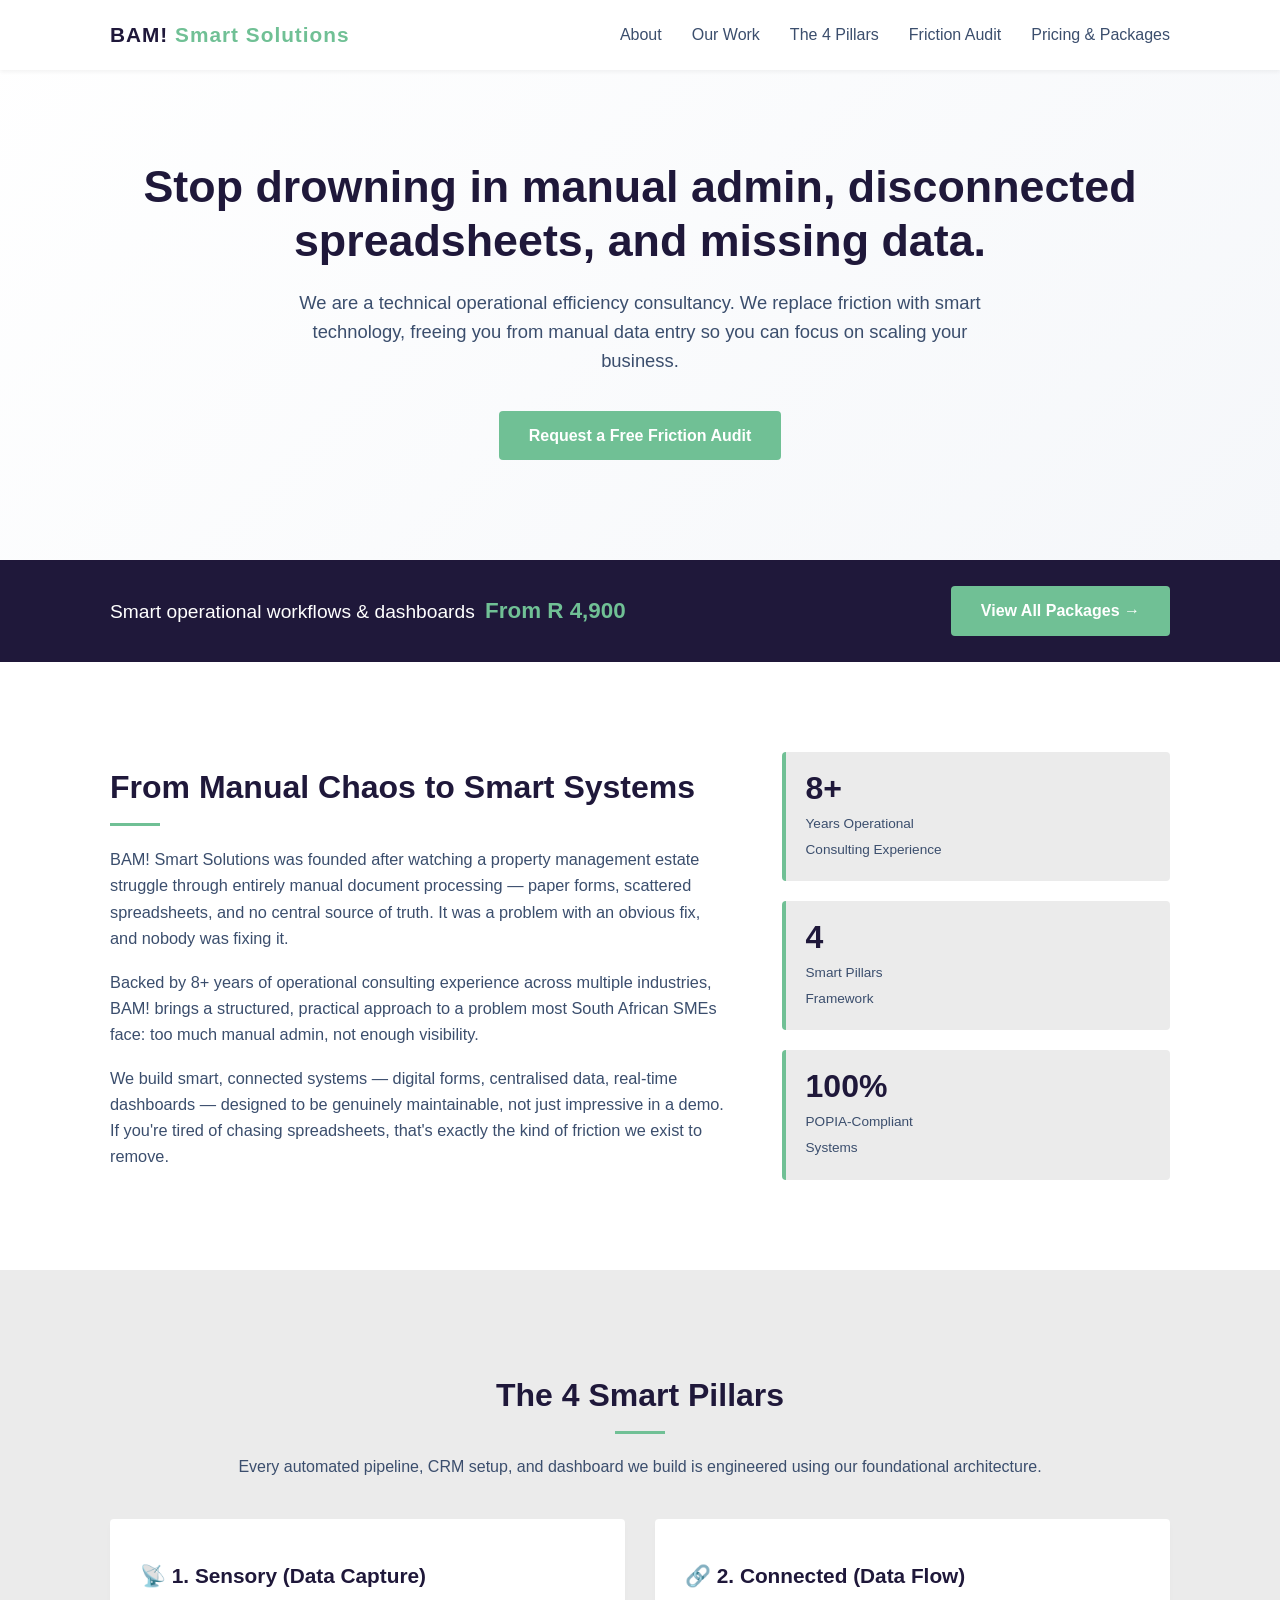
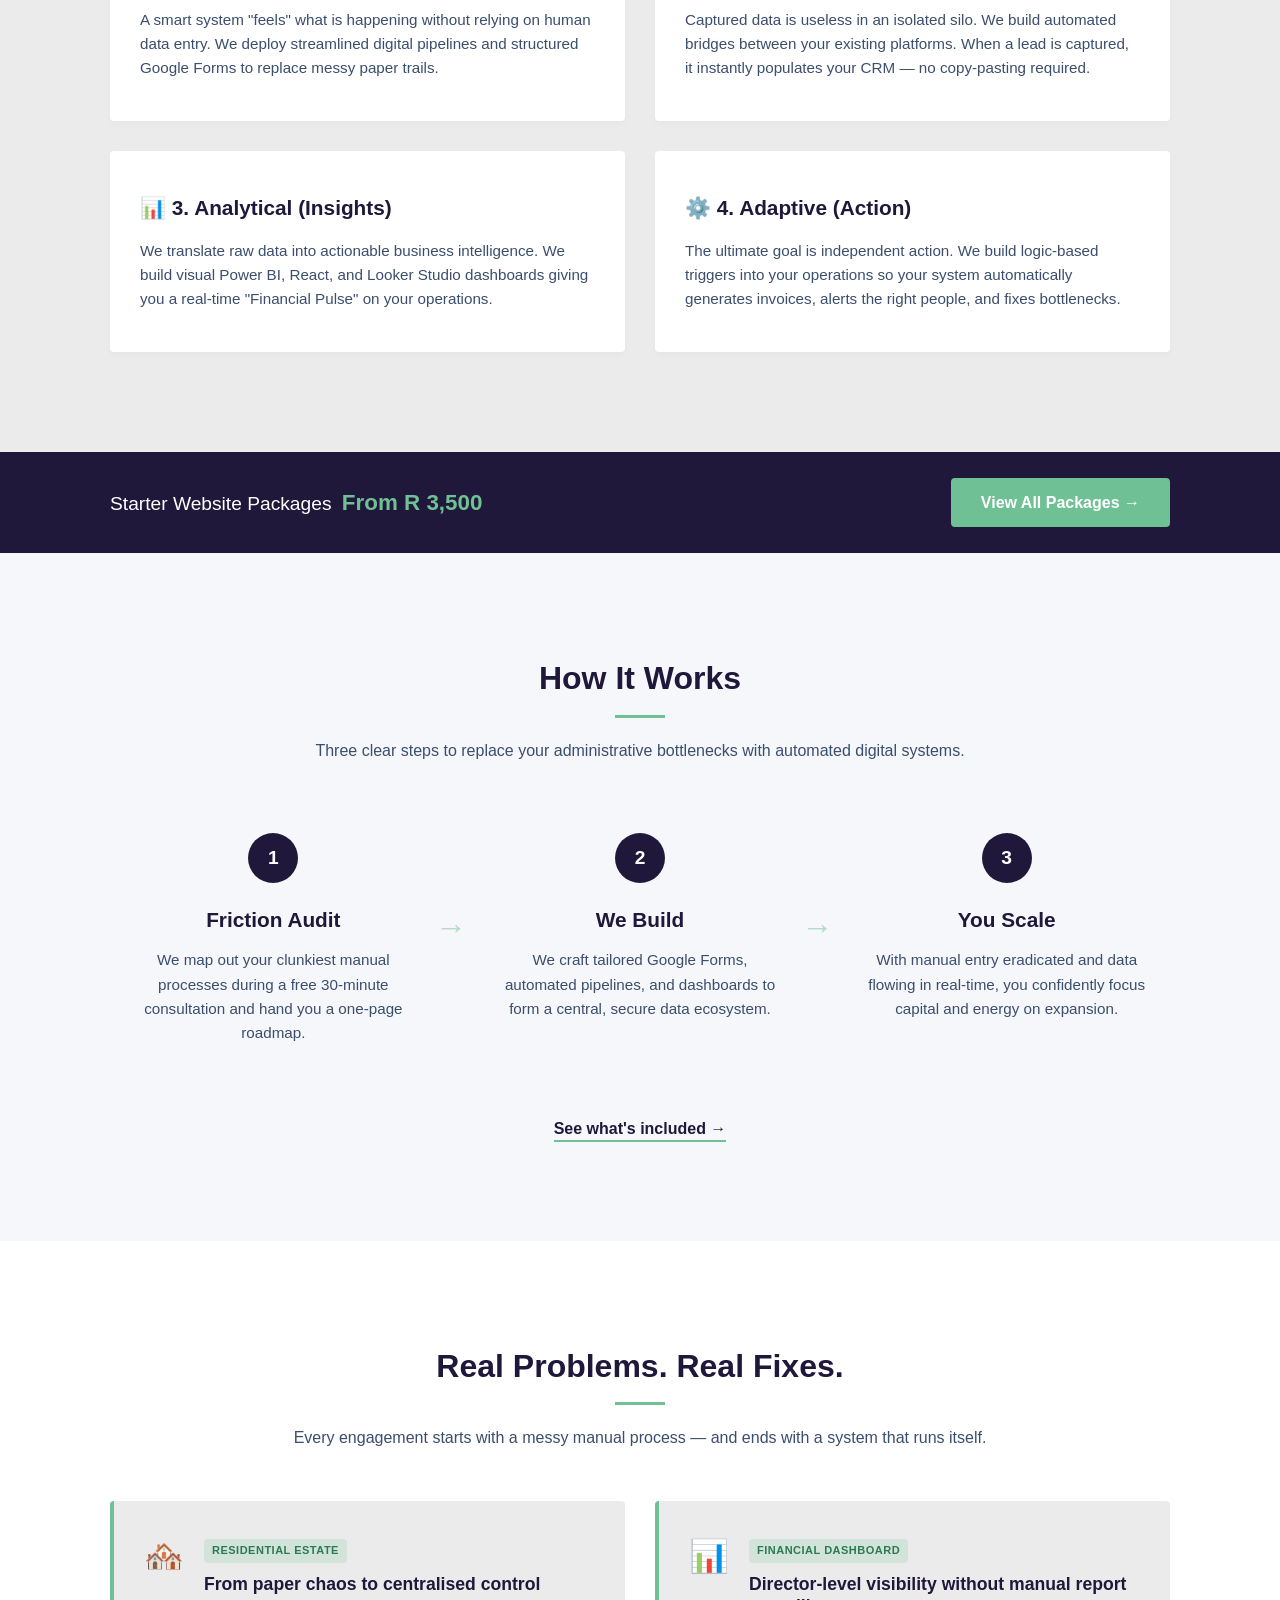
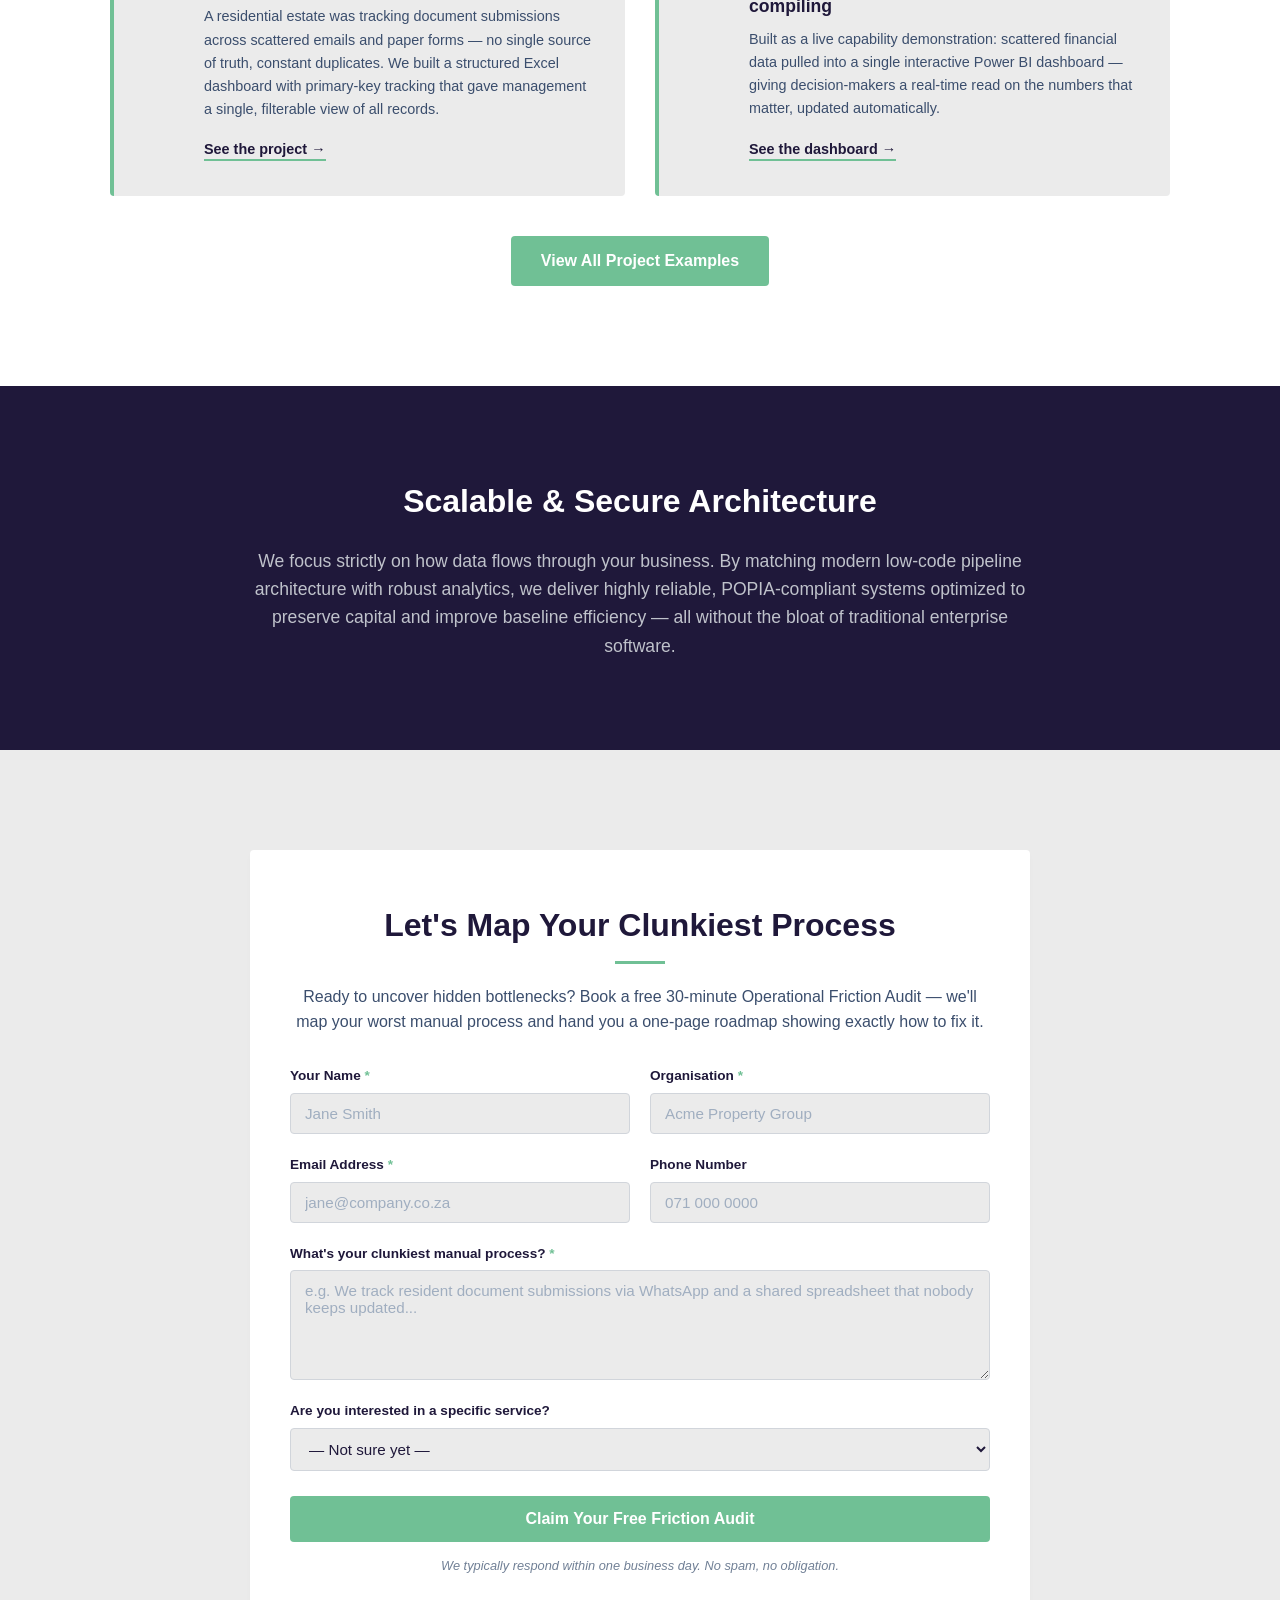
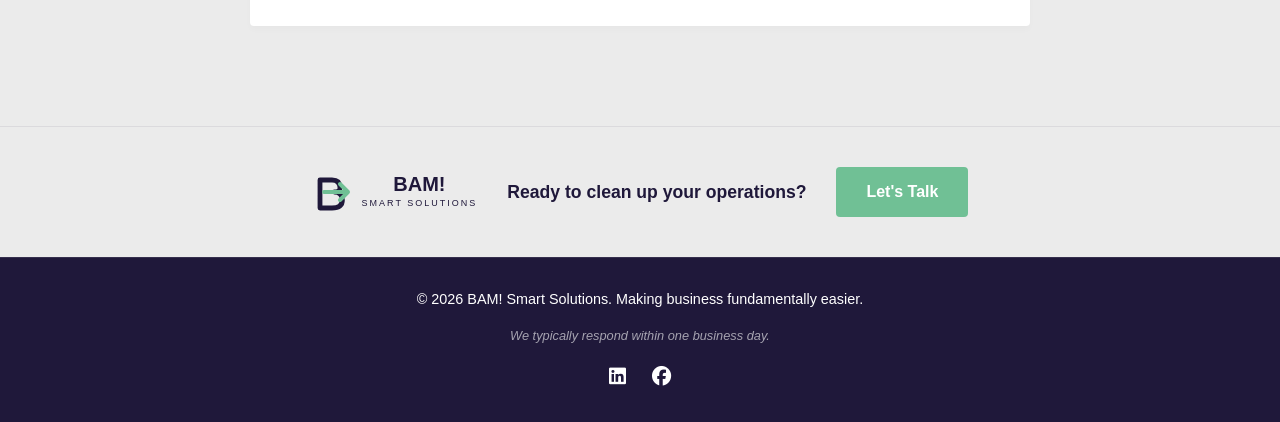
<file: index.html>
<!DOCTYPE html>
<html lang="en">
<head>
    <meta charset="UTF-8">
    <meta name="viewport" content="width=device-width, initial-scale=1.0">
    <meta name="description" content="BAM! Smart Solutions helps South African businesses replace manual admin with smart digital systems, automated pipelines, and real-time dashboards.">
    <title>BAM! Smart Solutions | Operational Efficiency & Dashboards</title>
    <!-- Favicon: replace /favicon.ico with your actual favicon file -->
    <link rel="icon" type="image/x-icon" href="/BAM Favicon.ico">
    <link rel="stylesheet" href="https://cdnjs.cloudflare.com/ajax/libs/font-awesome/6.5.0/css/all.min.css">
    <link rel="stylesheet" href="style.css">

    <link rel="canonical" href="https://www.bamsmartsolutions.co.za/index.html/" />

    <!-- Google tag (gtag.js) -->
    <script async src="https://www.googletagmanager.com/gtag/js?id=G-8MM4XV31XL"></script>
    <script>
      window.dataLayer = window.dataLayer || [];
      function gtag(){dataLayer.push(arguments);}
      gtag('js', new Date());

      gtag('config', 'G-8MM4XV31XL');
    </script>
</head>
<body>

    <header>
        <div class="container">
            <nav>
                <a href="/" class="logo-link" style="text-decoration: none;">
                    <div class="logo">BAM!<span> Smart Solutions</span></div>
                </a>

                <!-- Desktop nav -->
                <ul class="nav-links" id="nav-links">
                    <li><a href="#about">About</a></li>
                    <li><a href="work.html">Our Work</a></li>
                    <li><a href="#pillars">The 4 Pillars</a></li>
                    <li><a href="#contact">Friction Audit</a></li>
                    <li><a href="products.html">Pricing &amp; Packages</a></li>
                </ul>

                <!-- Hamburger button (mobile only) -->
                <button class="nav-toggle" id="nav-toggle" aria-label="Toggle navigation" aria-expanded="false">
                    <span></span>
                    <span></span>
                    <span></span>
                </button>
            </nav>
        </div>
    </header>

    <section class="hero">
        <div class="container">
            <h1>Stop drowning in manual admin, disconnected spreadsheets, and missing data.</h1>
            <p>We are a technical operational efficiency consultancy. We replace friction with smart technology, freeing you from manual data entry so you can focus on scaling your business.</p>
            <a href="#contact" class="btn">Request a Free Friction Audit</a>
        </div>
    </section>

    <section class="pricing-teaser">
        <div class="container pricing-teaser-inner">
            <p>Smart operational workflows & dashboards <strong>From R 4,900 </strong></p>
            <a href="products.html" class="btn btn-secondary-style">View All Packages &rarr;</a>
        </div>
    </section>

    <section id="about" class="about-section">
        <div class="container about-section-inner">
            <div class="about-content">
                <h2 class="section-title">From Manual Chaos to Smart Systems</h2>
                <p>BAM! Smart Solutions was founded after watching a property management estate struggle through entirely manual document processing — paper forms, scattered spreadsheets, and no central source of truth. It was a problem with an obvious fix, and nobody was fixing it.</p>
                <p>Backed by 8+ years of operational consulting experience across multiple industries, BAM! brings a structured, practical approach to a problem most South African SMEs face: too much manual admin, not enough visibility.</p>
                <p>We build smart, connected systems — digital forms, centralised data, real-time dashboards — designed to be genuinely maintainable, not just impressive in a demo. If you're tired of chasing spreadsheets, that's exactly the kind of friction we exist to remove.</p>
            </div>
            <div class="about-stats">
                <div class="stat-chip">
                    <span class="stat-number">8+</span>
                    <span class="stat-label">Years Operational<br>Consulting Experience</span>
                </div>
                <div class="stat-chip">
                    <span class="stat-number">4</span>
                    <span class="stat-label">Smart Pillars<br>Framework</span>
                </div>
                <div class="stat-chip">
                    <span class="stat-number">100%</span>
                    <span class="stat-label">POPIA-Compliant<br>Systems</span>
                </div>
            </div>
        </div>
    </section>

    

    <section id="pillars" class="services">
        <div class="container">
            <h2 class="section-title">The 4 Smart Pillars</h2>
            <p class="section-subtitle">Every automated pipeline, CRM setup, and dashboard we build is engineered using our foundational architecture.</p>
            <div class="services-grid">
                
                <div class="service-card">
                    <h3>📡 1. Sensory (Data Capture)</h3>
                    <p>A smart system "feels" what is happening without relying on human data entry. We deploy streamlined digital pipelines and structured Google Forms to replace messy paper trails.</p>
                </div>

                <div class="service-card">
                    <h3>🔗 2. Connected (Data Flow)</h3>
                    <p>Captured data is useless in an isolated silo. We build automated bridges between your existing platforms. When a lead is captured, it instantly populates your CRM — no copy-pasting required.</p>
                </div>

                <div class="service-card">
                    <h3>📊 3. Analytical (Insights)</h3>
                    <p>We translate raw data into actionable business intelligence. We build visual Power BI, React, and Looker Studio dashboards giving you a real-time "Financial Pulse" on your operations.</p>
                </div>

                <div class="service-card">
                    <h3>⚙️ 4. Adaptive (Action)</h3>
                    <p>The ultimate goal is independent action. We build logic-based triggers into your operations so your system automatically generates invoices, alerts the right people, and fixes bottlenecks.</p>
                </div>

            </div>
        </div>
    </section>

    <section class="pricing-teaser">
        <div class="container pricing-teaser-inner">
            <p>Starter Website Packages <strong>From R 3,500 </strong></p>
            <a href="products.html" class="btn btn-secondary-style">View All Packages &rarr;</a>
        </div>
    </section>


    <section class="how-it-works">
        <div class="container">
            <h2 class="section-title">How It Works</h2>
            <p class="section-subtitle">Three clear steps to replace your administrative bottlenecks with automated digital systems.</p>
            
            <div class="steps-grid">
                <div class="step-card">
                    <div class="step-number">1</div>
                    <h3>Friction Audit</h3>
                    <p>We map out your clunkiest manual processes during a free 30-minute consultation and hand you a one-page roadmap.</p>
                </div>

                <div class="step-card">
                    <div class="step-number">2</div>
                    <h3>We Build</h3>
                    <p>We craft tailored Google Forms, automated pipelines, and dashboards to form a central, secure data ecosystem.</p>
                </div>

                <div class="step-card">
                    <div class="step-number">3</div>
                    <h3>You Scale</h3>
                    <p>With manual entry eradicated and data flowing in real-time, you confidently focus capital and energy on expansion.</p>
                </div>
            </div>

            <div class="how-it-works-cta">
                <a href="products.html" class="view-packages-link">See what's included &rarr;</a>
            </div>
        </div>
    </section>

    <!-- Social Proof / Results Strip -->
    <section class="results-section">
        <div class="container">
            <h2 class="section-title">Real Problems. Real Fixes.</h2>
            <p class="section-subtitle">Every engagement starts with a messy manual process — and ends with a system that runs itself.</p>

            <div class="results-grid">

                <div class="result-card">
                    <div class="result-icon">🏘️</div>
                    <div class="result-body">
                        <span class="result-tag">Residential Estate</span>
                        <h3>From paper chaos to centralised control</h3>
                        <p>A residential estate was tracking document submissions across scattered emails and paper forms — no single source of truth, constant duplicates. We built a structured Excel dashboard with primary-key tracking that gave management a single, filterable view of all records.</p>
                        <a href="work.html" class="result-link">See the project &rarr;</a>
                    </div>
                </div>

                <div class="result-card">
                    <div class="result-icon">📊</div>
                    <div class="result-body">
                        <span class="result-tag">Financial Dashboard</span>
                        <h3>Director-level visibility without manual report compiling</h3>
                        <p>Built as a live capability demonstration: scattered financial data pulled into a single interactive Power BI dashboard — giving decision-makers a real-time read on the numbers that matter, updated automatically.</p>
                        <a href="work.html" class="result-link">See the dashboard &rarr;</a>
                    </div>
                </div>

            </div>

            <div style="text-align:center; margin-top: 40px;">
                <a href="work.html" class="btn">View All Project Examples</a>
            </div>
        </div>
    </section>

    <section id="approach" class="about-focus">
        <div class="container">
            <h2>Scalable &amp; Secure Architecture</h2>
            <p>We focus strictly on how data flows through your business. By matching modern low-code pipeline architecture with robust analytics, we deliver highly reliable, POPIA-compliant systems optimized to preserve capital and improve baseline efficiency — all without the bloat of traditional enterprise software.</p>
        </div>
    </section>



    <section id="contact" class="contact">
        <div class="container">
            <div class="contact-box">
                <h2 class="section-title">Let's Map Your Clunkiest Process</h2>
                <p>Ready to uncover hidden bottlenecks? Book a free 30-minute Operational Friction Audit — we'll map your worst manual process and hand you a one-page roadmap showing exactly how to fix it.</p>

                <form class="contact-form" id="contact-form">

                    <!-- Honeypot spam protection — hidden from real users -->
                    <input type="text" name="_honeypot" id="_honeypot" style="display:none;" tabindex="-1" autocomplete="off">

                    <div class="form-row">
                        <div class="form-group">
                            <label for="contact-name">Your Name <span class="required">*</span></label>
                            <input type="text" id="contact-name" name="name" placeholder="Jane Smith" required>
                        </div>
                        <div class="form-group">
                            <label for="contact-org">Organisation <span class="required">*</span></label>
                            <input type="text" id="contact-org" name="organisation" placeholder="Acme Property Group" required>
                        </div>
                    </div>

                    <div class="form-row">
                        <div class="form-group">
                            <label for="contact-email">Email Address <span class="required">*</span></label>
                            <input type="email" id="contact-email" name="email" placeholder="jane@company.co.za" required>
                        </div>
                        <div class="form-group">
                            <label for="contact-phone">Phone Number</label>
                            <input type="tel" id="contact-phone" name="phone" placeholder="071 000 0000">
                        </div>
                    </div>

                    <div class="form-group">
                        <label for="contact-process">What's your clunkiest manual process? <span class="required">*</span></label>
                        <textarea id="contact-process" name="message" rows="4" placeholder="e.g. We track resident document submissions via WhatsApp and a shared spreadsheet that nobody keeps updated..." required></textarea>
                    </div>

                    <div class="form-group">
                        <label for="contact-package">Are you interested in a specific service?</label>
                        <select id="contact-package" name="service_interest">
                            <option value="">— Not sure yet —</option>
                            <option value="Digital Forms Starter">Digital Forms Starter (from R 4,900)</option>
                            <option value="Structured Data Management">Structured Data Management (from R 8,500)</option>
                            <option value="Management Dashboard System">Management Dashboard System (from R 13,500)</option>
                            <option value="Website Package">Website Package</option>
                            <option value="Monthly Retainer">Monthly Retainer / Ongoing Support</option>
                            <option value="Not sure">Not sure — need advice</option>
                        </select>
                    </div>

                    <button type="submit" class="btn contact-submit">Claim Your Free Friction Audit</button>

                    <p class="form-note">We typically respond within one business day. No spam, no obligation.</p>

                </form>
            </div>
        </div>
    </section>

    <!-- Pre-footer CTA -->
    <div class="prefooter-cta">
        <div class="container">
            <div class="prefooter-inner">
                <div class="prefooter-logo">
                    <svg width="40" height="40" viewBox="0 0 50 50" xmlns="http://www.w3.org/2000/svg">
                        <path d="M10 10 H25 Q35 10 35 20 Q35 25 28 25 Q38 25 38 35 Q38 45 25 45 H10 Z" fill="none" stroke="#1F183A" stroke-width="6" stroke-linejoin="round"/>
                        <path d="M15 25 H45 M35 15 L45 25 L35 35" fill="none" stroke="#70C095" stroke-width="5" stroke-linecap="round" stroke-linejoin="round"/>
                    </svg>
                    <div>
                        <span class="prefooter-logo-bam">BAM!</span>
                        <span class="prefooter-logo-sub">SMART SOLUTIONS</span>
                    </div>
                </div>
                <p>Ready to clean up your operations?</p>
                <a href="#contact" class="btn">Let's Talk</a>
            </div>
        </div>
    </div>

    <footer>
        <p>&copy; 2026 BAM! Smart Solutions. Making business fundamentally easier.</p>
        <p class="footer-note">We typically respond within one business day.</p>
        <div class="footer-socials">
            <a href="https://linkedin.com/company/bam-smart-solutions" target="_blank" rel="noopener noreferrer" aria-label="LinkedIn">
                <i class="fa-brands fa-linkedin"></i>
            </a>
            <!--<a href="https://twitter.com/yourhandle" target="_blank" rel="noopener noreferrer" aria-label="X (Twitter)">
                <i class="fa-brands fa-x-twitter"></i>
            </a> -->
            <a href="https://www.facebook.com/profile.php?id=61590346305639" target="_blank" rel="noopener noreferrer" aria-label="Facebook">
                <i class="fa-brands fa-facebook"></i> 
            </a>
        </div>
    </footer>

    <script>
        // --- Nav toggle ---
        const toggle = document.getElementById('nav-toggle');
        const navLinks = document.getElementById('nav-links');

        toggle.addEventListener('click', () => {
            const isOpen = navLinks.classList.toggle('nav-open');
            toggle.classList.toggle('nav-toggle--open', isOpen);
            toggle.setAttribute('aria-expanded', isOpen);
        });

        navLinks.querySelectorAll('a').forEach(link => {
            link.addEventListener('click', () => {
                navLinks.classList.remove('nav-open');
                toggle.classList.remove('nav-toggle--open');
                toggle.setAttribute('aria-expanded', false);
            });
        });

        // --- Pre-fill service dropdown if arriving from a package card ---
        document.addEventListener('DOMContentLoaded', () => {
            const stored = sessionStorage.getItem('bam_service_interest');
            if (stored) {
                const select = document.getElementById('contact-package');
                if (select) {
                    for (let opt of select.options) {
                        if (opt.value === stored) {
                            opt.selected = true;
                            break;
                        }
                    }
                }
                sessionStorage.removeItem('bam_service_interest');
            }
        });

        // --- Contact form: Make webhook submission ---
        const MAKE_WEBHOOK = 'https://hook.eu1.make.com/va4nsbnqb69l86n38fisbehme19ioo41';
        const form = document.getElementById('contact-form');
        const submitBtn = form.querySelector('.contact-submit');

        const formLoadTime = Date.now();

        form.addEventListener('submit', async (e) => {
            e.preventDefault();

            // Honeypot check — if filled, silently reject
            if (document.getElementById('_honeypot').value !== '') {
                showMessage('success'); // Show success to fool the bot
                return;
            }

            // Timing check — real users take more than 3 seconds
            if (Date.now() - formLoadTime < 3000) {
                showMessage('success'); // Silently reject
                return;
            }

            // Collect form data
            const payload = {
                name: document.getElementById('contact-name').value.trim(),
                organisation: document.getElementById('contact-org').value.trim(),
                email: document.getElementById('contact-email').value.trim(),
                phone: document.getElementById('contact-phone').value.trim(),
                message: document.getElementById('contact-process').value.trim(),
                service_interest: document.getElementById('contact-package').value,
                submitted_at: new Date().toISOString()
            };

            // Disable button while submitting
            submitBtn.disabled = true;
            submitBtn.textContent = 'Sending...';

            try {
                await fetch(MAKE_WEBHOOK, {
                    method: 'POST',
                    headers: { 'Content-Type': 'application/json' },
                    body: JSON.stringify(payload)
                });
                showMessage('success');
                form.reset();
            } catch (err) {
                showMessage('error');
            } finally {
                submitBtn.disabled = false;
                submitBtn.textContent = 'Claim Your Free Friction Audit';
            }
        });

        function showMessage(type) {
            // Remove any existing message
            const existing = document.getElementById('form-feedback');
            if (existing) existing.remove();

            const msg = document.createElement('p');
            msg.id = 'form-feedback';

            if (type === 'success') {
                msg.textContent = "Thanks! We'll be in touch within one business day.";
                msg.style.cssText = 'color: #2a7a52; font-weight: 600; margin-top: 16px; text-align: center;';
            } else {
                msg.textContent = 'Something went wrong. Please email us directly at pieter@bamsmartsolutions.co.za.';
                msg.style.cssText = 'color: #c0392b; font-weight: 600; margin-top: 16px; text-align: center;';
            }

            form.appendChild(msg);
        }
    </script>

</body>
</html>
</file>
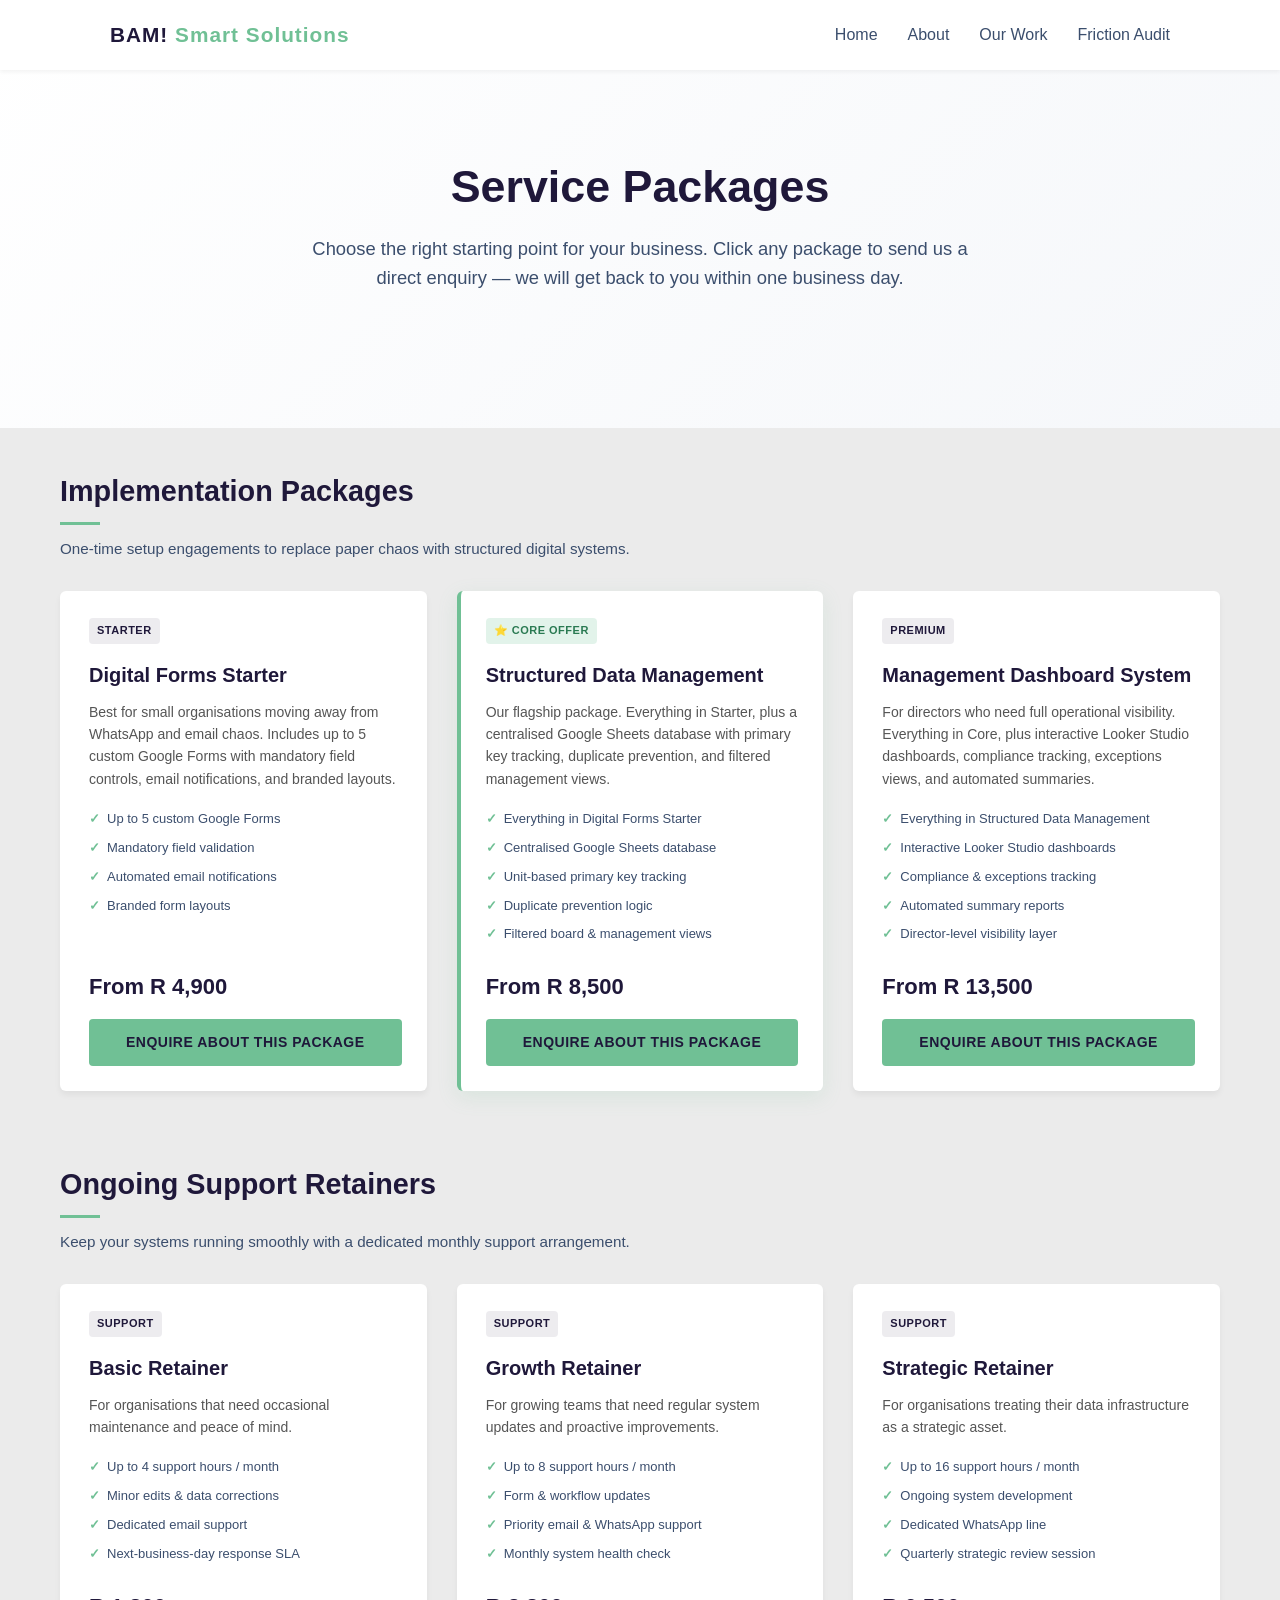
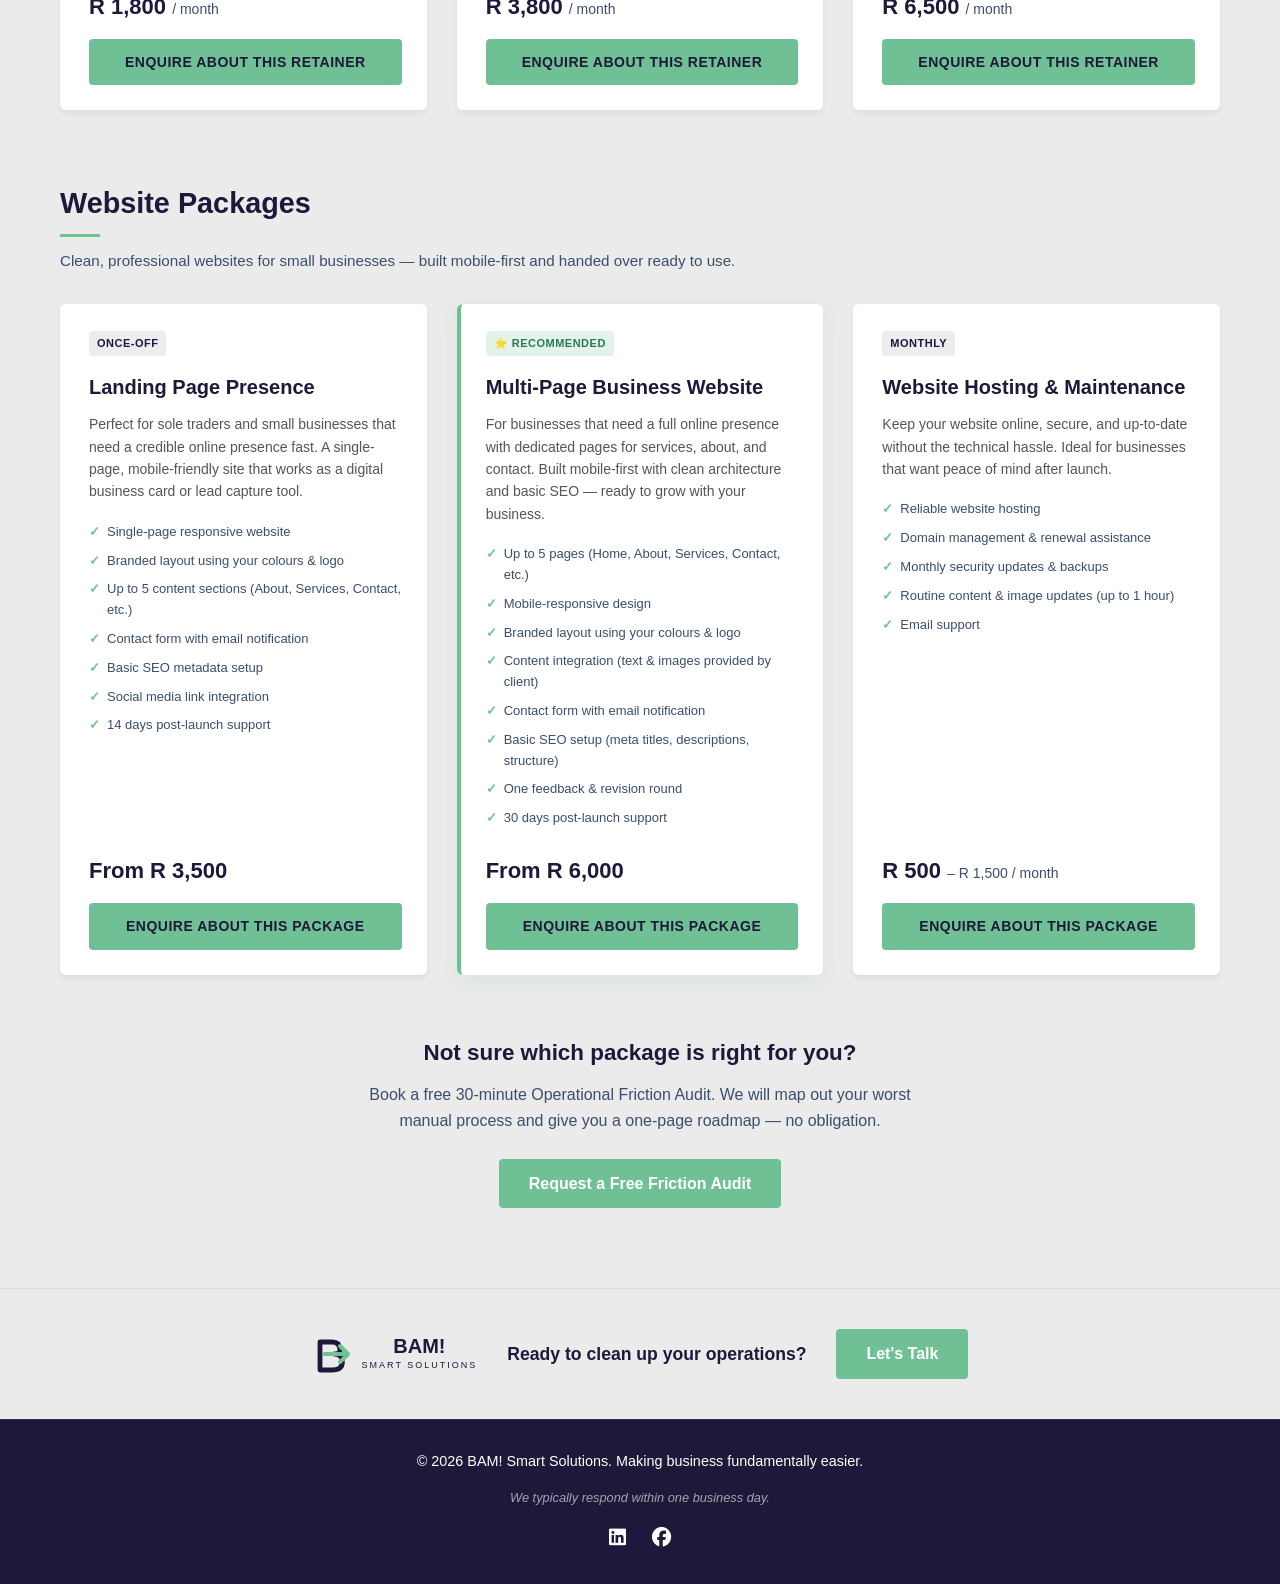
<file: products.html>
<!DOCTYPE html>
<html lang="en">
<head>
    <meta charset="UTF-8">
    <meta name="viewport" content="width=device-width, initial-scale=1.0">
    <meta name="description" content="BAM! Smart Solutions service packages — digital forms, structured data management, dashboards, and monthly support retainers for South African businesses.">
    <title>Service Packages | BAM! Smart Solutions</title>
    <!-- Favicon: replace /favicon.ico with your actual favicon file -->
    <link rel="icon" type="image/x-icon" href="/BAM Favicon.ico">
    <link rel="stylesheet" href="https://cdnjs.cloudflare.com/ajax/libs/font-awesome/6.5.0/css/all.min.css">
    <link rel="stylesheet" href="style.css">

    <link rel="canonical" href="https://www.bamsmartsolutions.co.za/products.html/" />
    
    <!-- Google tag (gtag.js) -->
    <script async src="https://www.googletagmanager.com/gtag/js?id=G-8MM4XV31XL"></script>
    <script>
      window.dataLayer = window.dataLayer || [];
      function gtag(){dataLayer.push(arguments);}
      gtag('js', new Date());

      gtag('config', 'G-8MM4XV31XL');
    </script>
</head>
<body>

    <header>
        <div class="container">
            <nav>
                <a href="/" class="logo-link" style="text-decoration: none;">
                    <div class="logo">BAM!<span> Smart Solutions</span></div>
                </a>
                <!-- Desktop nav -->
                <ul class="nav-links" id="nav-links">
                    <li><a href="index.html">Home</a></li>
                    <li><a href="index.html#about">About</a></li>
                    <li><a href="work.html">Our Work</a></li>
                    <li><a href="index.html#contact">Friction Audit</a></li>
                </ul>

                <!-- Hamburger button (mobile only) -->
                <button class="nav-toggle" id="nav-toggle" aria-label="Toggle navigation" aria-expanded="false">
                    <span></span>
                    <span></span>
                    <span></span>
                </button>
            </nav>
        </div>
    </header>

    <section class="hero">
        <div class="container">
            <h1>Service Packages</h1>
            <p>Choose the right starting point for your business. Click any package to send us a direct enquiry — we will get back to you within one business day.</p>
        </div>
    </section>

    <main class="products-main">

        <!-- Section: Implementation Packages -->
        <div class="products-section-header">
            <h2 class="products-section-title">Implementation Packages</h2>
            <p class="products-section-subtitle">One-time setup engagements to replace paper chaos with structured digital systems.</p>
        </div>

        <div class="product-grid">

            <div class="product-card">
                <div>
                    <span class="product-tag">Starter</span>
                    <h3 class="product-title">Digital Forms Starter</h3>
                    <p class="product-description">
                        Best for small organisations moving away from WhatsApp and email chaos. Includes up to 5 custom Google Forms with mandatory field controls, email notifications, and branded layouts.
                    </p>
                    <ul class="product-includes">
                        <li>Up to 5 custom Google Forms</li>
                        <li>Mandatory field validation</li>
                        <li>Automated email notifications</li>
                        <li>Branded form layouts</li>
                    </ul>
                </div>
                <div>
                    <div class="product-price">From R 4,900</div>
                    <a class="btn-enquire"
                        href="index.html#contact" onclick="prefillService('Digital Forms Starter')">
                        Enquire About This Package
                    </a>
                </div>
            </div>

            <div class="product-card product-card--featured">
                <div>
                    <span class="product-tag product-tag--core">⭐ Core Offer</span>
                    <h3 class="product-title">Structured Data Management</h3>
                    <p class="product-description">
                        Our flagship package. Everything in Starter, plus a centralised Google Sheets database with primary key tracking, duplicate prevention, and filtered management views.
                    </p>
                    <ul class="product-includes">
                        <li>Everything in Digital Forms Starter</li>
                        <li>Centralised Google Sheets database</li>
                        <li>Unit-based primary key tracking</li>
                        <li>Duplicate prevention logic</li>
                        <li>Filtered board &amp; management views</li>
                    </ul>
                </div>
                <div>
                    <div class="product-price">From R 8,500</div>
                    <a class="btn-enquire"
                        href="index.html#contact" onclick="prefillService('Structured Data Management')">
                        Enquire About This Package
                    </a>
                </div>
            </div>

            <div class="product-card">
                <div>
                    <span class="product-tag">Premium</span>
                    <h3 class="product-title">Management Dashboard System</h3>
                    <p class="product-description">
                        For directors who need full operational visibility. Everything in Core, plus interactive Looker Studio dashboards, compliance tracking, exceptions views, and automated summaries.
                    </p>
                    <ul class="product-includes">
                        <li>Everything in Structured Data Management</li>
                        <li>Interactive Looker Studio dashboards</li>
                        <li>Compliance &amp; exceptions tracking</li>
                        <li>Automated summary reports</li>
                        <li>Director-level visibility layer</li>
                    </ul>
                </div>
                <div>
                    <div class="product-price">From R 13,500</div>
                    <a class="btn-enquire"
                        href="index.html#contact" onclick="prefillService('Management Dashboard System')">
                        Enquire About This Package
                    </a>
                </div>
            </div>

        </div>

        <!-- Section: Ongoing Support -->
        <div class="products-section-header products-section-header--spaced">
            <h2 class="products-section-title">Ongoing Support Retainers</h2>
            <p class="products-section-subtitle">Keep your systems running smoothly with a dedicated monthly support arrangement.</p>
        </div>

        <div class="product-grid">

            <div class="product-card">
                <div>
                    <span class="product-tag">Support</span>
                    <h3 class="product-title">Basic Retainer</h3>
                    <p class="product-description">For organisations that need occasional maintenance and peace of mind.</p>
                    <ul class="product-includes">
                        <li>Up to 4 support hours / month</li>
                        <li>Minor edits &amp; data corrections</li>
                        <li>Dedicated email support</li>
                        <li>Next-business-day response SLA</li>
                    </ul>
                </div>
                <div>
                    <div class="product-price">R 1,800 <span class="product-price-period">/ month</span></div>
                    <a class="btn-enquire"
                        href="index.html#contact" onclick="prefillService('Basic Retainer')">
                        Enquire About This Retainer
                    </a>
                </div>
            </div>

            <div class="product-card">
                <div>
                    <span class="product-tag">Support</span>
                    <h3 class="product-title">Growth Retainer</h3>
                    <p class="product-description">For growing teams that need regular system updates and proactive improvements.</p>
                    <ul class="product-includes">
                        <li>Up to 8 support hours / month</li>
                        <li>Form &amp; workflow updates</li>
                        <li>Priority email &amp; WhatsApp support</li>
                        <li>Monthly system health check</li>
                    </ul>
                </div>
                <div>
                    <div class="product-price">R 3,800 <span class="product-price-period">/ month</span></div>
                    <a class="btn-enquire"
                        href="index.html#contact" onclick="prefillService('Growth Retainer')">
                        Enquire About This Retainer
                    </a>
                </div>
            </div>

            <div class="product-card">
                <div>
                    <span class="product-tag">Support</span>
                    <h3 class="product-title">Strategic Retainer</h3>
                    <p class="product-description">For organisations treating their data infrastructure as a strategic asset.</p>
                    <ul class="product-includes">
                        <li>Up to 16 support hours / month</li>
                        <li>Ongoing system development</li>
                        <li>Dedicated WhatsApp line</li>
                        <li>Quarterly strategic review session</li>
                    </ul>
                </div>
                <div>
                    <div class="product-price">R 6,500 <span class="product-price-period">/ month</span></div>
                    <a class="btn-enquire"
                        href="index.html#contact" onclick="prefillService('Strategic Retainer')">
                        Enquire About This Retainer
                    </a>
                </div>
            </div>

        </div>

                <!-- Section: Website Packages -->
        <div id="website" class="products-section-header products-section-header--spaced">
            <h2 class="products-section-title">Website Packages</h2>
            <p class="products-section-subtitle">Clean, professional websites for small businesses — built mobile-first and handed over ready to use.</p>
        </div>

        <div class="product-grid">

            <div class="product-card">
                <div>
                    <span class="product-tag">Once-off</span>
                    <h3 class="product-title">Landing Page Presence</h3>
                    <p class="product-description">
                        Perfect for sole traders and small businesses that need a credible online presence fast. A single-page, mobile-friendly site that works as a digital business card or lead capture tool.
                    </p>
                    <ul class="product-includes">
                        <li>Single-page responsive website</li>
                        <li>Branded layout using your colours &amp; logo</li>
                        <li>Up to 5 content sections (About, Services, Contact, etc.)</li>
                        <li>Contact form with email notification</li>
                        <li>Basic SEO metadata setup</li>
                        <li>Social media link integration</li>
                        <li>14 days post-launch support</li>
                    </ul>
                </div>
                <div>
                    <div class="product-price">From R 3,500</div>
                    <a class="btn-enquire"
                        href="index.html#contact" onclick="prefillService('Landing Page Presence')">
                        Enquire About This Package
                    </a>
                </div>
            </div>

            <div class="product-card product-card--featured">
                <div>
                    <span class="product-tag product-tag--core">⭐ Recommended</span>
                    <h3 class="product-title">Multi-Page Business Website</h3>
                    <p class="product-description">
                        For businesses that need a full online presence with dedicated pages for services, about, and contact. Built mobile-first with clean architecture and basic SEO — ready to grow with your business.
                    </p>
                    <ul class="product-includes">
                        <li>Up to 5 pages (Home, About, Services, Contact, etc.)</li>
                        <li>Mobile-responsive design</li>
                        <li>Branded layout using your colours &amp; logo</li>
                        <li>Content integration (text &amp; images provided by client)</li>
                        <li>Contact form with email notification</li>
                        <li>Basic SEO setup (meta titles, descriptions, structure)</li>
                        <li>One feedback &amp; revision round</li>
                        <li>30 days post-launch support</li>
                    </ul>
                </div>
                <div>
                    <div class="product-price">From R 6,000</div>
                    <a class="btn-enquire"
                        href="index.html#contact" onclick="prefillService('Multi-Page Business Website')">
                        Enquire About This Package
                    </a>
                </div>
            </div>

            <div class="product-card">
                <div>
                    <span class="product-tag">Monthly</span>
                    <h3 class="product-title">Website Hosting &amp; Maintenance</h3>
                    <p class="product-description">
                        Keep your website online, secure, and up-to-date without the technical hassle. Ideal for businesses that want peace of mind after launch.
                    </p>
                    <ul class="product-includes">
                        <li>Reliable website hosting</li>
                        <li>Domain management &amp; renewal assistance</li>
                        <li>Monthly security updates &amp; backups</li>
                        <li>Routine content &amp; image updates (up to 1 hour)</li>
                        <li>Email support</li>
                    </ul>
                </div>
                <div>
                    <div class="product-price">R 500 <span class="product-price-period">– R 1,500 / month</span></div>
                    <a class="btn-enquire"
                        href="index.html#contact" onclick="prefillService('Website Hosting')">
                        Enquire About This Package
                    </a>
                </div>
            </div>

        </div>

        <!-- Not Sure Section -->
        <div class="not-sure-box">
            <h3>Not sure which package is right for you?</h3>
            <p>Book a free 30-minute Operational Friction Audit. We will map out your worst manual process and give you a one-page roadmap — no obligation.</p>
            <a href="index.html#contact" class="btn">Request a Free Friction Audit</a>
        </div>
        

    </main>

    <!-- Pre-footer CTA -->
    <div class="prefooter-cta">
        <div class="container">
            <div class="prefooter-inner">
                <div class="prefooter-logo">
                    <svg width="40" height="40" viewBox="0 0 50 50" xmlns="http://www.w3.org/2000/svg">
                        <path d="M10 10 H25 Q35 10 35 20 Q35 25 28 25 Q38 25 38 35 Q38 45 25 45 H10 Z" fill="none" stroke="#1F183A" stroke-width="6" stroke-linejoin="round"/>
                        <path d="M15 25 H45 M35 15 L45 25 L35 35" fill="none" stroke="#70C095" stroke-width="5" stroke-linecap="round" stroke-linejoin="round"/>
                    </svg>
                    <div>
                        <span class="prefooter-logo-bam">BAM!</span>
                        <span class="prefooter-logo-sub">SMART SOLUTIONS</span>
                    </div>
                </div>
                <p>Ready to clean up your operations?</p>
                <a href="index.html#contact" class="btn">Let's Talk</a>
            </div>
        </div>
    </div>

    <footer>
        <p>&copy; 2026 BAM! Smart Solutions. Making business fundamentally easier.</p>
        <p class="footer-note">We typically respond within one business day.</p>
        <div class="footer-socials">
            <a href="https://linkedin.com/company/bam-smart-solutions" target="_blank" rel="noopener noreferrer" aria-label="LinkedIn">
                <i class="fa-brands fa-linkedin"></i>
            </a>
            <!-- <a href="https://twitter.com/yourhandle" target="_blank" rel="noopener noreferrer" aria-label="X (Twitter)">
                <i class="fa-brands fa-x-twitter"></i>
            </a> -->
            <a href="https://www.facebook.com/profile.php?id=61590346305639" target="_blank" rel="noopener noreferrer" aria-label="Facebook">
                <i class="fa-brands fa-facebook"></i> 
            </a>
        </div>
    </footer>

    <script>
        const toggle = document.getElementById('nav-toggle');
        const navLinks = document.getElementById('nav-links');

        toggle.addEventListener('click', () => {
            const isOpen = navLinks.classList.toggle('nav-open');
            toggle.classList.toggle('nav-toggle--open', isOpen);
            toggle.setAttribute('aria-expanded', isOpen);
        });

        navLinks.querySelectorAll('a').forEach(link => {
            link.addEventListener('click', () => {
                navLinks.classList.remove('nav-open');
                toggle.classList.remove('nav-toggle--open');
                toggle.setAttribute('aria-expanded', false);
            });
        });

        // Store selected package so the contact form can pre-select it
        function prefillService(value) {
            sessionStorage.setItem('bam_service_interest', value);
        }
    </script>

</body>
</html>
</file>
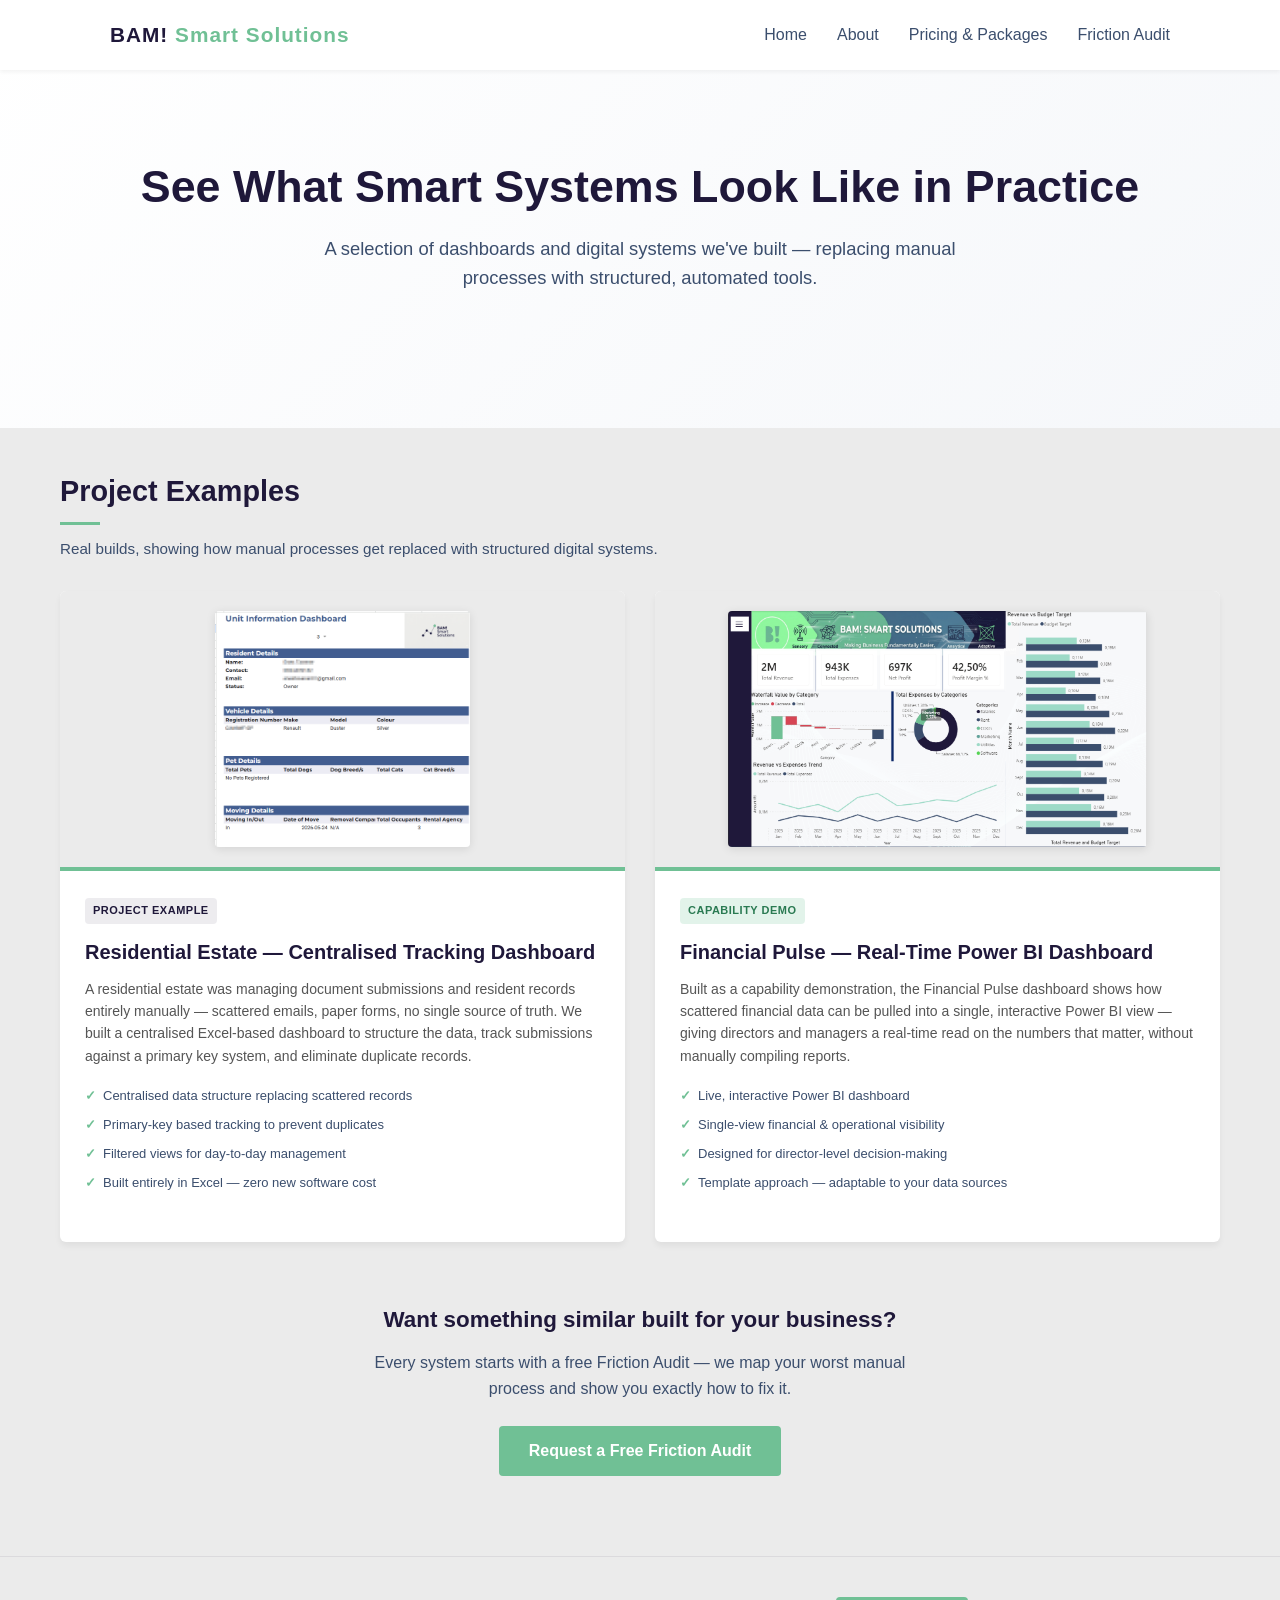
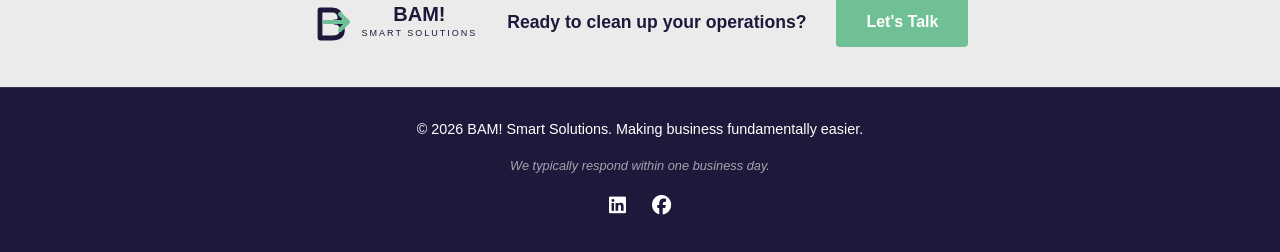
<file: work.html>
<!DOCTYPE html>
<html lang="en">
<head>
    <meta charset="UTF-8">
    <meta name="viewport" content="width=device-width, initial-scale=1.0">
    <meta name="description" content="See examples of smart dashboards and digital systems built by BAM! Smart Solutions — replacing manual processes with structured, automated data tools.">
    <title>Our Work | BAM! Smart Solutions</title>
    <link rel="icon" type="image/x-icon" href="/BAM Favicon.ico">
    <link rel="stylesheet" href="https://cdnjs.cloudflare.com/ajax/libs/font-awesome/6.5.0/css/all.min.css">
    <link rel="stylesheet" href="style.css">

    <link rel="canonical" href="https://www.bamsmartsolutions.co.za/work.html/" />

    <!-- Google tag (gtag.js) -->
    <script async src="https://www.googletagmanager.com/gtag/js?id=G-8MM4XV31XL"></script>
    <script>
      window.dataLayer = window.dataLayer || [];
      function gtag(){dataLayer.push(arguments);}
      gtag('js', new Date());
      gtag('config', 'G-8MM4XV31XL');
    </script>
</head>
<body>

    <header>
        <div class="container">
            <nav>
                <a href="/" class="logo-link" style="text-decoration: none;">
                    <div class="logo">BAM!<span> Smart Solutions</span></div>
                </a>
                <ul class="nav-links" id="nav-links">
                    <li><a href="index.html">Home</a></li>
                    <li><a href="index.html#about">About</a></li>
                    <li><a href="products.html">Pricing &amp; Packages</a></li>
                    <li><a href="index.html#contact">Friction Audit</a></li>
                </ul>
                <button class="nav-toggle" id="nav-toggle" aria-label="Toggle navigation" aria-expanded="false">
                    <span></span>
                    <span></span>
                    <span></span>
                </button>
            </nav>
        </div>
    </header>

    <section class="hero">
        <div class="container">
            <h1>See What Smart Systems Look Like in Practice</h1>
            <p>A selection of dashboards and digital systems we've built — replacing manual processes with structured, automated tools.</p>
        </div>
    </section>

    <main class="products-main">

        <div class="products-section-header">
            <h2 class="products-section-title">Project Examples</h2>
            <p class="products-section-subtitle">Real builds, showing how manual processes get replaced with structured digital systems.</p>
        </div>

        <div class="work-grid">

            <!-- Project 1: Residential Estate -->
            <div class="work-card">
                <div class="work-visual">
                    <img src="images/work-estate-dashboard.png" alt="Centralised tracking dashboard built for a residential estate, showing structured data and submission tracking" loading="lazy">
                </div>
                <div class="work-content">
                    <span class="product-tag">Project Example</span>
                    <h3 class="product-title">Residential Estate — Centralised Tracking Dashboard</h3>
                    <p class="product-description">
                        A residential estate was managing document submissions and resident records entirely manually — scattered emails, paper forms, no single source of truth. We built a centralised Excel-based dashboard to structure the data, track submissions against a primary key system, and eliminate duplicate records.
                    </p>
                    <ul class="product-includes">
                        <li>Centralised data structure replacing scattered records</li>
                        <li>Primary-key based tracking to prevent duplicates</li>
                        <li>Filtered views for day-to-day management</li>
                        <li>Built entirely in Excel — zero new software cost</li>
                    </ul>
                </div>
            </div>

            <!-- Project 2: Financial Pulse -->
            <div class="work-card">
                <div class="work-visual">
                    <img src="images/work-financial-pulse.png" alt="Financial Pulse Power BI dashboard showing real-time financial and operational metrics" loading="lazy">
                </div>
                <div class="work-content">
                    <span class="product-tag product-tag--core">Capability Demo</span>
                    <h3 class="product-title">Financial Pulse — Real-Time Power BI Dashboard</h3>
                    <p class="product-description">
                        Built as a capability demonstration, the Financial Pulse dashboard shows how scattered financial data can be pulled into a single, interactive Power BI view — giving directors and managers a real-time read on the numbers that matter, without manually compiling reports.
                    </p>
                    <ul class="product-includes">
                        <li>Live, interactive Power BI dashboard</li>
                        <li>Single-view financial &amp; operational visibility</li>
                        <li>Designed for director-level decision-making</li>
                        <li>Template approach — adaptable to your data sources</li>
                    </ul>
                </div>
            </div>

        </div>

        <!-- Not Sure / CTA Box -->
        <div class="not-sure-box">
            <h3>Want something similar built for your business?</h3>
            <p>Every system starts with a free Friction Audit — we map your worst manual process and show you exactly how to fix it.</p>
            <a href="index.html#contact" class="btn">Request a Free Friction Audit</a>
        </div>

    </main>

    <!-- Pre-footer CTA -->
    <div class="prefooter-cta">
        <div class="container">
            <div class="prefooter-inner">
                <div class="prefooter-logo">
                    <svg width="40" height="40" viewBox="0 0 50 50" xmlns="http://www.w3.org/2000/svg">
                        <path d="M10 10 H25 Q35 10 35 20 Q35 25 28 25 Q38 25 38 35 Q38 45 25 45 H10 Z" fill="none" stroke="#1F183A" stroke-width="6" stroke-linejoin="round"/>
                        <path d="M15 25 H45 M35 15 L45 25 L35 35" fill="none" stroke="#70C095" stroke-width="5" stroke-linecap="round" stroke-linejoin="round"/>
                    </svg>
                    <div>
                        <span class="prefooter-logo-bam">BAM!</span>
                        <span class="prefooter-logo-sub">SMART SOLUTIONS</span>
                    </div>
                </div>
                <p>Ready to clean up your operations?</p>
                <a href="index.html#contact" class="btn">Let's Talk</a>
            </div>
        </div>
    </div>

    <footer>
        <p>&copy; 2026 BAM! Smart Solutions. Making business fundamentally easier.</p>
        <p class="footer-note">We typically respond within one business day.</p>
        <div class="footer-socials">
            <a href="https://linkedin.com/company/bam-smart-solutions" target="_blank" rel="noopener noreferrer" aria-label="LinkedIn">
                <i class="fa-brands fa-linkedin"></i>
            </a>
            <a href="https://www.facebook.com/profile.php?id=61590346305639" target="_blank" rel="noopener noreferrer" aria-label="Facebook">
                <i class="fa-brands fa-facebook"></i>
            </a>
        </div>
    </footer>

    <script>
        const toggle = document.getElementById('nav-toggle');
        const navLinks = document.getElementById('nav-links');

        toggle.addEventListener('click', () => {
            const isOpen = navLinks.classList.toggle('nav-open');
            toggle.classList.toggle('nav-toggle--open', isOpen);
            toggle.setAttribute('aria-expanded', isOpen);
        });

        navLinks.querySelectorAll('a').forEach(link => {
            link.addEventListener('click', () => {
                navLinks.classList.remove('nav-open');
                toggle.classList.remove('nav-toggle--open');
                toggle.setAttribute('aria-expanded', false);
            });
        });
    </script>

</body>
</html>
</file>
<file: style.css>
/* ========================================================
   BAM! SMART SOLUTIONS — STYLESHEET
   ======================================================== */

/* --- Color Palette & Variables --- */
:root {
    --color-bg-light: #EBEBEB;
    --color-primary: #1F183A;
    --color-secondary: #3B4E6D;
    --color-accent: #70C095;
    --color-accent-hover: #63A29A;
    --color-white: #FFFFFF;
    --font-main: 'Segoe UI', Tahoma, Geneva, Verdana, sans-serif;
}

/* --- Global Reset & Base --- */
* {
    margin: 0;
    padding: 0;
    box-sizing: border-box;
}

body {
    font-family: var(--font-main);
    background-color: var(--color-bg-light);
    color: var(--color-primary);
    line-height: 1.6;
}

.container {
    width: 90%;
    max-width: 1100px;
    margin: 0 auto;
    padding: 0 20px;
}

/* ========================================================
   HEADER & NAVIGATION
   ======================================================== */

header {
    background-color: var(--color-white);
    box-shadow: 0 2px 4px rgba(0,0,0,0.05);
    position: fixed;
    width: 100%;
    top: 0;
    left: 0;
    z-index: 1000;
}

nav {
    display: flex;
    justify-content: space-between;
    align-items: center;
    height: 70px;
}

.logo {
    font-size: 1.3rem;
    font-weight: 700;
    letter-spacing: 1px;
    color: var(--color-primary);
}

.logo span {
    color: var(--color-accent);
}

.logo-link {
    text-decoration: none;
    color: inherit; /* Inherits the deep blue color you already set for your logo class */
}

/* Desktop nav links */
.nav-links {
    display: flex;
    list-style: none;
    gap: 0;
}

.nav-links li {
    margin-left: 30px;
}

.nav-links a {
    text-decoration: none;
    color: var(--color-secondary);
    font-weight: 500;
    transition: color 0.3s ease;
}

.nav-links a:hover {
    color: var(--color-accent);
}

/* Hamburger button — hidden on desktop */
.nav-toggle {
    display: none;
    flex-direction: column;
    justify-content: space-between;
    width: 26px;
    height: 18px;
    background: none;
    border: none;
    cursor: pointer;
    padding: 0;
}

.nav-toggle span {
    display: block;
    width: 100%;
    height: 2px;
    background-color: var(--color-primary);
    border-radius: 2px;
    transition: transform 0.3s ease, opacity 0.3s ease;
}

/* Animate hamburger to X when open */
.nav-toggle--open span:nth-child(1) {
    transform: translateY(8px) rotate(45deg);
}
.nav-toggle--open span:nth-child(2) {
    opacity: 0;
}
.nav-toggle--open span:nth-child(3) {
    transform: translateY(-8px) rotate(-45deg);
}

/* ========================================================
   HERO SECTION
   ======================================================== */

.hero {
    padding: 160px 0 100px 0;
    background: linear-gradient(135deg, var(--color-white) 0%, #F5F7FA 100%);
    text-align: center;
}

.hero h1 {
    font-size: 2.8rem;
    color: var(--color-primary);
    margin-bottom: 20px;
    font-weight: 700;
    line-height: 1.2;
}

.hero p {
    font-size: 1.15rem;
    color: var(--color-secondary);
    max-width: 700px;
    margin: 0 auto 35px auto;
}

/* ========================================================
   ABOUT SECTION
   ======================================================== */

.about-section {
    padding: 90px 0;
    background-color: var(--color-white);
}

.about-section-inner {
    display: grid;
    grid-template-columns: 1.6fr 1fr;
    gap: 50px;
    align-items: center;
}

.about-content p {
    color: var(--color-secondary);
    margin-bottom: 18px;
    font-size: 1.02rem;
}

.about-content p:last-child {
    margin-bottom: 0;
}

.about-section .section-title {
    text-align: left;
}

.about-section .section-title::after {
    margin: 10px 0 0 0;
}

.about-stats {
    display: flex;
    flex-direction: column;
    gap: 20px;
}

.stat-chip {
    background-color: var(--color-bg-light);
    border-left: 4px solid var(--color-accent);
    padding: 20px;
    border-radius: 4px;
}

.stat-number {
    display: block;
    font-size: 2rem;
    font-weight: 800;
    color: var(--color-primary);
    line-height: 1;
    margin-bottom: 6px;
}

.stat-label {
    font-size: 0.85rem;
    color: var(--color-secondary);
    line-height: 1.4;
}

/* Mobile */
@media (max-width: 768px) {
    .about-section-inner {
        grid-template-columns: 1fr;
    }

    .about-stats {
        flex-direction: row;
        flex-wrap: wrap;
    }

    .stat-chip {
        flex: 1 1 calc(50% - 10px);
    }
}


/* ========================================================
   OUR WORK PAGE
   ======================================================== */

.work-grid {
    display: grid;
    grid-template-columns: repeat(auto-fit, minmax(380px, 1fr));
    gap: 30px;
}

.work-card {
    background: var(--color-white);
    border-radius: 6px;
    box-shadow: 0 4px 6px rgba(0, 0, 0, 0.05);
    overflow: hidden;
    transition: transform 0.2s ease, box-shadow 0.2s ease;
}

.work-card:hover {
    transform: translateY(-5px);
    box-shadow: 0 8px 15px rgba(0, 0, 0, 0.1);
}

.work-content {
    padding: 25px;
}

.work-content .product-title {
    margin-top: 12px;
}

.work-visual {
    height: 280px;
    background-color: var(--color-bg-light);
    border-bottom: 4px solid var(--color-accent);
    padding: 20px;
    display: flex;
    align-items: center;
    justify-content: center;
}

.work-visual img {
    max-width: 100%;
    max-height: 100%;
    object-fit: contain;
    border-radius: 4px;
    box-shadow: 0 2px 10px rgba(0, 0, 0, 0.1);
}

@media (max-width: 768px) {
    .work-grid {
        grid-template-columns: 1fr;
    }
}



/* ========================================================
   BUTTONS
   ======================================================== */

.btn {
    display: inline-block;
    background-color: var(--color-accent);
    color: var(--color-white);
    padding: 12px 30px;
    text-decoration: none;
    border-radius: 4px;
    font-weight: 600;
    transition: background-color 0.3s ease;
}

.btn:hover {
    background-color: var(--color-accent-hover);
}

/* ========================================================
   SERVICES / 4 PILLARS SECTION
   ======================================================== */

.services {
    padding: 100px 0;
}

.section-title {
    text-align: center;
    font-size: 2rem;
    margin-bottom: 20px;
    color: var(--color-primary);
    position: relative;
}

.section-title::after {
    content: '';
    display: block;
    width: 50px;
    height: 3px;
    background-color: var(--color-accent);
    margin: 10px auto 0 auto;
}

.section-subtitle {
    text-align: center;
    margin-bottom: 40px;
    color: var(--color-secondary);
}

.services-grid {
    display: grid;
    grid-template-columns: repeat(2, 1fr);
    gap: 30px;
}

.service-card {
    background-color: var(--color-white);
    padding: 40px 30px;
    border-radius: 4px;
    box-shadow: 0 4px 6px rgba(0,0,0,0.02);
    transition: transform 0.3s ease, box-shadow 0.3s ease;
}

.service-card:hover {
    transform: translateY(-5px);
    box-shadow: 0 10px 20px rgba(0,0,0,0.05);
}

.service-card h3 {
    font-size: 1.3rem;
    color: var(--color-primary);
    margin-bottom: 15px;
}

.service-card p {
    color: var(--color-secondary);
    font-size: 0.95rem;
}

/* ========================================================
   APPROACH / ABOUT SECTION
   ======================================================== */

.about-focus {
    background-color: var(--color-primary);
    color: var(--color-white);
    padding: 90px 0;
    text-align: center;
}

.about-focus h2 {
    font-size: 2rem;
    margin-bottom: 20px;
    color: var(--color-white);
}

.about-focus p {
    max-width: 800px;
    margin: 0 auto;
    font-size: 1.1rem;
    color: #D1D5DB;
    opacity: 0.9;
}

/* ========================================================
   CONTACT SECTION
   ======================================================== */

.contact {
    padding: 100px 0;
    text-align: center;
}

.contact-box {
    background-color: var(--color-white);
    max-width: 780px;
    margin: 0 auto;
    padding: 50px 40px;
    border-radius: 4px;
    box-shadow: 0 4px 6px rgba(0,0,0,0.02);
}

.contact-box > p {
    margin-bottom: 10px;
    color: var(--color-secondary);
}

/* ========================================================
   CONTACT FORM
   ======================================================== */

.contact-form {
    margin-top: 30px;
    text-align: left;
}

.form-row {
    display: grid;
    grid-template-columns: 1fr 1fr;
    gap: 20px;
}

.form-group {
    display: flex;
    flex-direction: column;
    margin-bottom: 20px;
}

.form-group label {
    font-size: 0.85rem;
    font-weight: 600;
    color: var(--color-primary);
    margin-bottom: 6px;
}

.required {
    color: var(--color-accent);
}

.form-group input,
.form-group textarea,
.form-group select {
    padding: 11px 14px;
    border: 1.5px solid #D1D5DB;
    border-radius: 4px;
    font-size: 0.95rem;
    font-family: var(--font-main);
    color: var(--color-primary);
    background-color: var(--color-bg-light);
    transition: border-color 0.2s ease, box-shadow 0.2s ease;
    outline: none;
}

.form-group input:focus,
.form-group textarea:focus,
.form-group select:focus {
    border-color: var(--color-accent);
    box-shadow: 0 0 0 3px rgba(112, 192, 149, 0.15);
}

.form-group input::placeholder,
.form-group textarea::placeholder {
    color: #A0AEC0;
}

.form-group textarea {
    resize: vertical;
    min-height: 110px;
}

.contact-submit {
    width: 100%;
    padding: 14px;
    font-size: 1rem;
    margin-top: 5px;
    cursor: pointer;
    border: none;
}

.form-note {
    margin-top: 14px;
    font-size: 0.8rem;
    color: #718096;
    text-align: center;
    font-style: italic;
}

@media (max-width: 768px) {
    .form-row {
        grid-template-columns: 1fr;
        gap: 0;
    }
}


/* ========================================================
   PRE-FOOTER CTA
   ======================================================== */

.prefooter-cta {
    background-color: var(--color-bg-light);
    border-top: 1px solid rgba(31, 24, 58, 0.08);
    padding: 40px 0;
}

.prefooter-inner {
    display: flex;
    align-items: center;
    justify-content: center;
    gap: 30px;
    flex-wrap: wrap;
    text-align: center;
}

.prefooter-inner p {
    font-size: 1.1rem;
    font-weight: 600;
    color: var(--color-primary);
}

.prefooter-logo {
    display: flex;
    align-items: center;
    gap: 10px;
}

.prefooter-logo-bam {
    display: block;
    font-weight: 800;
    font-size: 20px;
    color: var(--color-primary);
    line-height: 1;
}

.prefooter-logo-sub {
    display: block;
    font-weight: 400;
    font-size: 9px;
    color: var(--color-primary);
    letter-spacing: 2px;
    margin-top: 2px;
}

.footer-note {
    font-size: 0.8rem;
    color: rgba(255, 255, 255, 0.6);
    font-style: italic;
}

/* ========================================================
   RESULTS / SOCIAL PROOF SECTION
   ======================================================== */

.results-section {
    padding: 100px 0;
    background-color: var(--color-white);
}

.results-grid {
    display: grid;
    grid-template-columns: repeat(2, 1fr);
    gap: 30px;
    margin-top: 50px;
}

.result-card {
    display: flex;
    gap: 20px;
    background-color: var(--color-bg-light);
    padding: 35px 30px;
    border-radius: 4px;
    border-left: 4px solid var(--color-accent);
    transition: transform 0.2s ease, box-shadow 0.2s ease;
}

.result-card:hover {
    transform: translateY(-4px);
    box-shadow: 0 8px 20px rgba(0,0,0,0.06);
}

.result-icon {
    font-size: 2rem;
    flex-shrink: 0;
    line-height: 1;
    margin-top: 4px;
}

.result-tag {
    display: inline-block;
    font-size: 11px;
    font-weight: 700;
    text-transform: uppercase;
    letter-spacing: 0.5px;
    color: #2a7a52;
    background-color: rgba(112, 192, 149, 0.2);
    padding: 3px 8px;
    border-radius: 4px;
    margin-bottom: 10px;
}

.result-body h3 {
    font-size: 1.1rem;
    color: var(--color-primary);
    margin-bottom: 10px;
    line-height: 1.3;
}

.result-body p {
    font-size: 0.9rem;
    color: var(--color-secondary);
    line-height: 1.6;
    margin-bottom: 15px;
}

.result-link {
    font-size: 0.9rem;
    font-weight: 700;
    color: var(--color-primary);
    text-decoration: none;
    border-bottom: 2px solid var(--color-accent);
    padding-bottom: 2px;
    transition: color 0.2s ease;
}

.result-link:hover {
    color: var(--color-accent);
}

@media (max-width: 768px) {
    .results-grid {
        grid-template-columns: 1fr;
    }

    .result-card {
        flex-direction: column;
        gap: 12px;
    }
}

/* ========================================================
   FOOTER
   ======================================================== */

footer {
    background-color: var(--color-primary);
    color: var(--color-white);
    padding: 30px 0;
    text-align: center;
    font-size: 0.9rem;
    border-top: 1px solid rgba(255,255,255,0.1);
    display: flex;
    flex-direction: column;
    align-items: center;
    gap: 15px;
}

.footer-socials a {
    color: var(--color-white);
    text-decoration: none;
    margin: 0 10px;
    font-size: 1.2rem;
    transition: color 0.3s ease;
}

.footer-socials a:hover {
    color: var(--color-accent);
}

/* ========================================================
   RESPONSIVE — MOBILE
   ======================================================== */

@media (max-width: 768px) {

    /* Hero */
    .hero h1 {
        font-size: 2rem;
    }

    /* Show hamburger, hide desktop nav by default */
    .nav-toggle {
        display: flex;
    }

    .nav-links {
        display: none;
        flex-direction: column;
        position: absolute;
        top: 70px;
        left: 0;
        width: 100%;
        background-color: var(--color-white);
        box-shadow: 0 4px 10px rgba(0,0,0,0.08);
        padding: 20px 0;
        gap: 0;
    }

    .nav-links.nav-open {
        display: flex;
    }

    .nav-links li {
        margin: 0;
    }

    .nav-links a {
        display: block;
        padding: 12px 30px;
        border-bottom: 1px solid rgba(0,0,0,0.04);
    }

    /* Services grid — 1 column on mobile */
    .services-grid {
        grid-template-columns: 1fr;
    }

    /* Products grid — 1 column on mobile */
    .product-grid {
        grid-template-columns: 1fr;
    }

    /* Pre-footer — stack vertically */
    .prefooter-inner {
        flex-direction: column;
        gap: 15px;
    }
}

/* ========================================================
   PRODUCTS PAGE
   ======================================================== */

.products-main {
    max-width: 1200px;
    margin: 40px auto;
    padding: 0 20px;
}

/* Section headers */
.products-section-header {
    margin-bottom: 30px;
}

.products-section-header--spaced {
    margin-top: 70px;
}

.products-section-title {
    font-size: 1.8rem;
    color: var(--color-primary);
    margin-bottom: 8px;
    position: relative;
}

.products-section-title::after {
    content: '';
    display: block;
    width: 40px;
    height: 3px;
    background-color: var(--color-accent);
    margin: 8px 0 0 0;
}

.products-section-subtitle {
    color: var(--color-secondary);
    font-size: 0.95rem;
    margin-top: 12px;
}

/* Product grid */
.product-grid {
    display: grid;
    grid-template-columns: repeat(auto-fit, minmax(300px, 1fr));
    gap: 30px;
}

/* Product card */
.product-card {
    background: var(--color-white);
    padding: 25px;
    border-radius: 6px;
    box-shadow: 0 4px 6px rgba(0, 0, 0, 0.05);
    display: flex;
    flex-direction: column;
    justify-content: space-between;
    transition: transform 0.2s ease, box-shadow 0.2s ease;
    border-left: 4px solid transparent;
}

.product-card:hover {
    transform: translateY(-5px);
    box-shadow: 0 8px 15px rgba(0, 0, 0, 0.1);
}

/* Featured / Core Offer card */
.product-card--featured {
    border-left: 4px solid var(--color-accent);
    box-shadow: 0 6px 20px rgba(112, 192, 149, 0.15);
}

/* Tags */
.product-tag {
    display: inline-block;
    background-color: rgba(31, 24, 58, 0.08);
    color: var(--color-primary);
    padding: 4px 8px;
    font-size: 11px;
    font-weight: 700;
    border-radius: 4px;
    text-transform: uppercase;
    letter-spacing: 0.5px;
}

.product-tag--core {
    background-color: rgba(112, 192, 149, 0.2);
    color: #2a7a52;
}

.product-title {
    margin: 15px 0 10px 0;
    font-size: 20px;
    color: var(--color-primary);
}

.product-description {
    font-size: 14px;
    color: #555555;
    line-height: 1.6;
    margin-bottom: 15px;
}

.product-includes {
    list-style: none;
    margin-bottom: 20px;
}

.product-includes li {
    font-size: 13px;
    color: var(--color-secondary);
    padding: 4px 0;
    padding-left: 18px;
    position: relative;
}

.product-includes li::before {
    content: '✓';
    position: absolute;
    left: 0;
    color: var(--color-accent);
    font-weight: 700;
}

.product-price {
    font-size: 22px;
    font-weight: 800;
    margin-bottom: 15px;
    color: var(--color-primary);
}

.product-price-period {
    font-size: 14px;
    font-weight: 400;
    color: var(--color-secondary);
}

/* Enquire button (anchor styled as button) */
.btn-enquire {
    display: block;
    background-color: var(--color-accent);
    color: var(--color-primary);
    text-decoration: none;
    text-align: center;
    width: 100%;
    padding: 12px;
    font-size: 14px;
    font-weight: 700;
    border-radius: 4px;
    transition: background-color 0.2s ease, color 0.2s ease;
    text-transform: uppercase;
    letter-spacing: 0.5px;
}

.btn-enquire:hover {
    background-color: var(--color-accent-hover);
    color: var(--color-white);
}

/* Not sure box */
.not-sure-box {
    text-align: center;
    padding: 60px 20px 40px;
}

.not-sure-box h3 {
    font-size: 1.4rem;
    margin-bottom: 12px;
    color: var(--color-primary);
}

.not-sure-box p {
    color: var(--color-secondary);
    margin-bottom: 25px;
    max-width: 550px;
    margin-left: auto;
    margin-right: auto;
}

/* ========================================================
   NEW SECTIONS: PRICING TEASER & HOW IT WORKS
   ======================================================== */

/* --- Teaser Pricing Strip --- */
.pricing-teaser {
    background-color: var(--color-primary);
    border-top: 1px solid rgba(31, 24, 58, 0.08);
    border-bottom: 1px solid rgba(31, 24, 58, 0.08);
    padding: 25px 0;
}

.pricing-teaser-inner {
    display: flex;
    justify-content: space-between;
    align-items: center;
    flex-wrap: wrap;
    gap: 20px;
}

.pricing-teaser p {
    font-size: 1.2rem;
    color: var(--color-white);
}

.pricing-teaser p strong {
    color: var(--color-accent);
    font-size: 1.4rem;
    font-weight: 800;
    margin-left: 5px;
}

/* Modifying button slightly for contrasting strip layout */
.btn-secondary-style {
    background-color: var(--color-accent);
}
.btn-secondary-style:hover {
    background-color: var(--color-accent-hover);
}

/* --- How It Works Section --- */
.how-it-works {
    padding: 100px 0;
    background-color: #F5F7FA; /* Light background contrast split */
}

.steps-grid {
    display: grid;
    grid-template-columns: repeat(3, 1fr);
    gap: 40px;
    margin-top: 50px;
}

.step-card {
    text-align: center;
    position: relative;
    padding: 20px;
}

/* Arrow indicators between step columns on desktop */
.steps-grid .step-card:not(:last-child)::after {
    content: '→';
    position: absolute;
    right: -30px;
    top: 35%;
    font-size: 2rem;
    color: var(--color-accent);
    opacity: 0.5;
}

.step-number {
    display: inline-flex;
    align-items: center;
    justify-content: center;
    width: 50px;
    height: 50px;
    background-color: var(--color-primary);
    color: var(--color-white);
    font-weight: 700;
    font-size: 1.2rem;
    border-radius: 50%;
    margin-bottom: 20px;
}

.step-card h3 {
    font-size: 1.3rem;
    color: var(--color-primary);
    margin-bottom: 12px;
}

.step-card p {
    color: var(--color-secondary);
    font-size: 0.95rem;
}

.how-it-works-cta {
    text-align: center;
    margin-top: 50px;
}

.view-packages-link {
    color: var(--color-primary);
    font-weight: 700;
    text-decoration: none;
    border-bottom: 2px solid var(--color-accent);
    padding-bottom: 3px;
    transition: color 0.2s ease, border-color 0.2s ease;
}

.view-packages-link:hover {
    color: var(--color-accent);
    border-color: var(--color-accent-hover);
}

/* --- Mobile Responsiveness Adjustments --- */
@media (max-width: 768px) {
    .pricing-teaser-inner {
        flex-direction: column;
        text-align: center;
    }
    
    .steps-grid {
        grid-template-columns: 1fr;
        gap: 30px;
    }

    .steps-grid .step-card:not(:last-child)::after {
        content: '↓';
        right: auto;
        left: 50%;
        top: auto;
        bottom: -25px;
        transform: translateX(-50%);
    }
}
</file>
